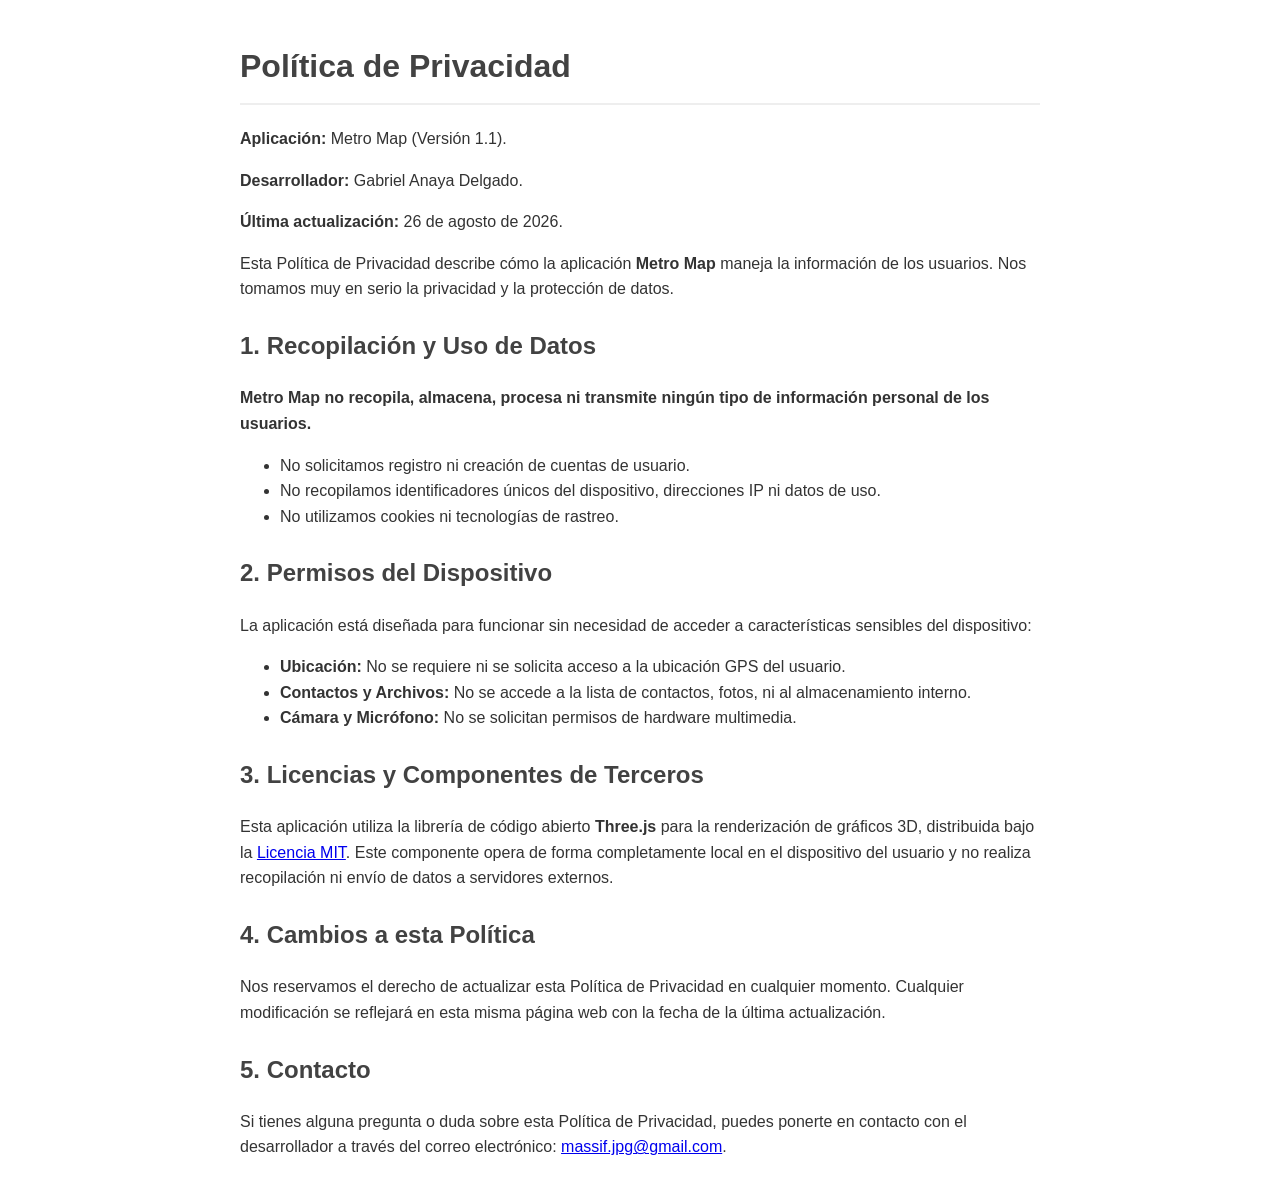
<file: index.html>
<!DOCTYPE html>
<html lang="es">
<head>
    <meta charset="UTF-8">
    <meta name="viewport" content="width=device-width, initial-scale=1.0">
    <title>Política de Privacidad - Metro Map</title>
    <style>
        body { font-family: -apple-system, BlinkMacSystemFont, "Segoe UI", Roboto, Helvetica, Arial, sans-serif; line-height: 1.6; color: #333; max-width: 800px; margin: 0 auto; padding: 20px; }
        h1 { color: #424242; border-bottom: 2px solid #eee; padding-bottom: 10px; }
        h2 { color: #424242; margin-top: 25px; }
    </style>
</head>
<body>
    <h1>Política de Privacidad</h1>
    <p><strong>Aplicación:</strong> Metro Map (Versión 1.1).</p>
    <p><strong>Desarrollador:</strong> Gabriel Anaya Delgado.</p>
    <p><strong>Última actualización:</strong> 26 de agosto de 2026.</p>
    <p>Esta Política de Privacidad describe cómo la aplicación <strong>Metro Map</strong> maneja la información de los usuarios. Nos tomamos muy en serio la privacidad y la protección de datos.</p>
    <h2>1. Recopilación y Uso de Datos</h2>
    <p><strong>Metro Map no recopila, almacena, procesa ni transmite ningún tipo de información personal de los usuarios.</strong></p>
    <ul>
        <li>No solicitamos registro ni creación de cuentas de usuario.</li>
        <li>No recopilamos identificadores únicos del dispositivo, direcciones IP ni datos de uso.</li>
        <li>No utilizamos cookies ni tecnologías de rastreo.</li>
    </ul>
    <h2>2. Permisos del Dispositivo</h2>
    <p>La aplicación está diseñada para funcionar sin necesidad de acceder a características sensibles del dispositivo:</p>
    <ul>
        <li><strong>Ubicación:</strong> No se requiere ni se solicita acceso a la ubicación GPS del usuario.</li>
        <li><strong>Contactos y Archivos:</strong> No se accede a la lista de contactos, fotos, ni al almacenamiento interno.</li>
        <li><strong>Cámara y Micrófono:</strong> No se solicitan permisos de hardware multimedia.</li>
    </ul>
    <h2>3. Licencias y Componentes de Terceros</h2>
    <p>Esta aplicación utiliza la librería de código abierto <strong>Three.js</strong> para la renderización de gráficos 3D, distribuida bajo la <a href="https://opensource.org/licenses/MIT" target="_blank" rel="noopener">Licencia MIT</a>. Este componente opera de forma completamente local en el dispositivo del usuario y no realiza recopilación ni envío de datos a servidores externos.</p>
    <h2>4. Cambios a esta Política</h2>
    <p>Nos reservamos el derecho de actualizar esta Política de Privacidad en cualquier momento. Cualquier modificación se reflejará en esta misma página web con la fecha de la última actualización.</p>
    <h2>5. Contacto</h2>
    <p>Si tienes alguna pregunta o duda sobre esta Política de Privacidad, puedes ponerte en contacto con el desarrollador a través del correo electrónico: <a href="mailto:massif.jpg@gmail.com">massif.jpg@gmail.com</a>.</p>
</body>
</html>
</file>
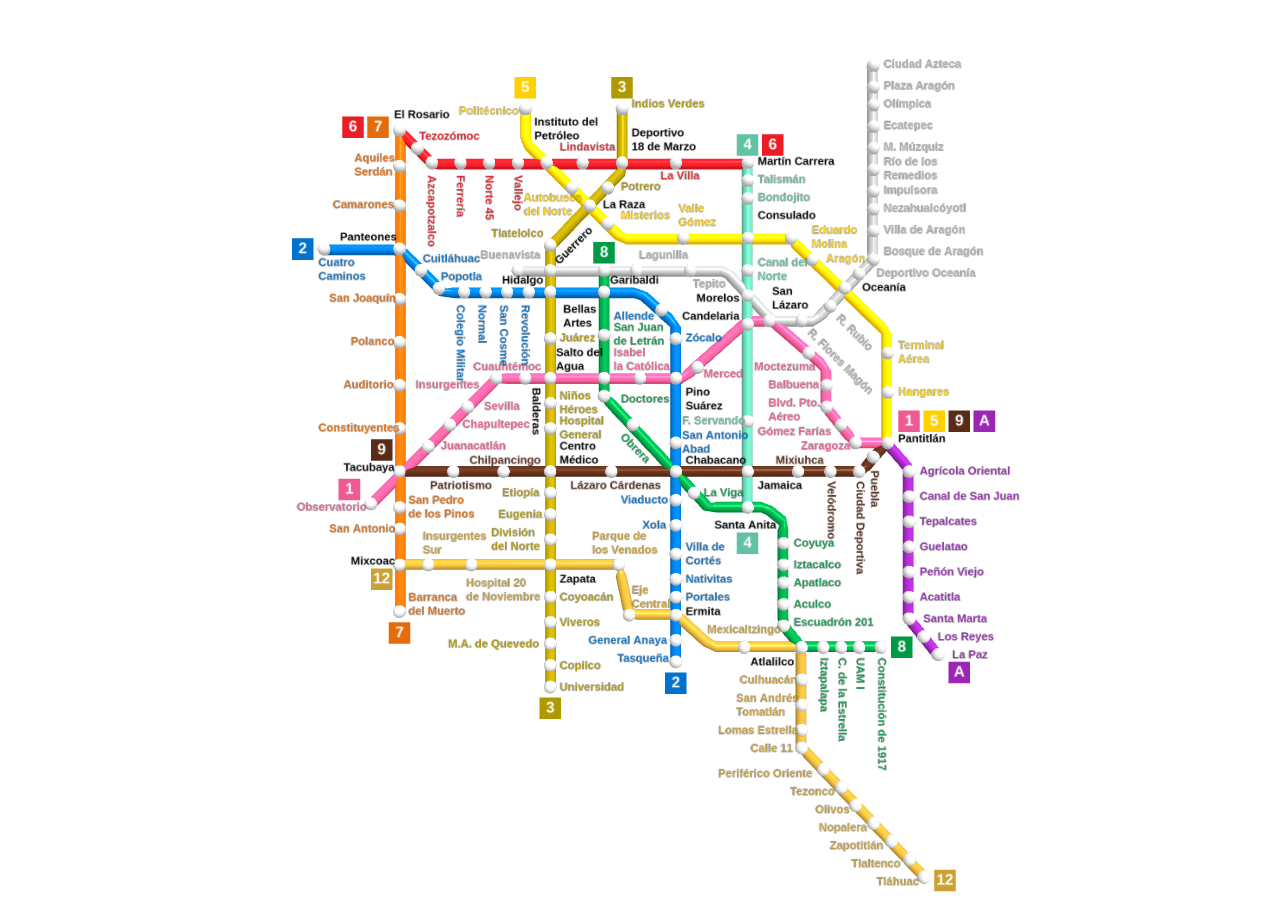
<file: app/src/main/assets/index.html>
<!DOCTYPE html>
<html lang="es">
    <head>
        <title>_</title>
        <meta charset="UTF-8">
        <meta name="viewport" content="width=device-width, initial-scale=1.0, user-scalable=no">
        <link rel="stylesheet" href="css/style.css">
        <script src="js/three.min.js" defer></script>
        <script src="js/OrbitControls.js" defer></script>
        <script src="js/threeJScene.js" defer></script>
        <script src="js/createSubwayLine.js" defer></script>
        <script src="js/createTextPlane.js" defer></script>
        <script src="js/createNumberLine.js" defer></script>
    </head>
    <body>
        <div id="container"></div>
    </body>
</html>
</file>
<file: app/src/main/assets/css/style.css>
* {
    box-sizing: border-box;
    margin: 0;
    padding: 0;
}
html, body {
    width: 100%;
    height: 100%;
    overflow: hidden;
    background-color: white;
}
#container {
    position: relative;
    width: 100%;
    height: 100%;
}
#background-image {
    position: absolute;
    top: 0;
    left: 0;
    width: 100%;
    height: 100%;
    object-fit: contain;
    z-index: 1;
    opacity: 0.7;
}
canvas {
    display: block;
    position: absolute;
    top: 0;
    left: 0;
    width: 100% !important;
    height: 100% !important;
    z-index: 2;
}
</file>
